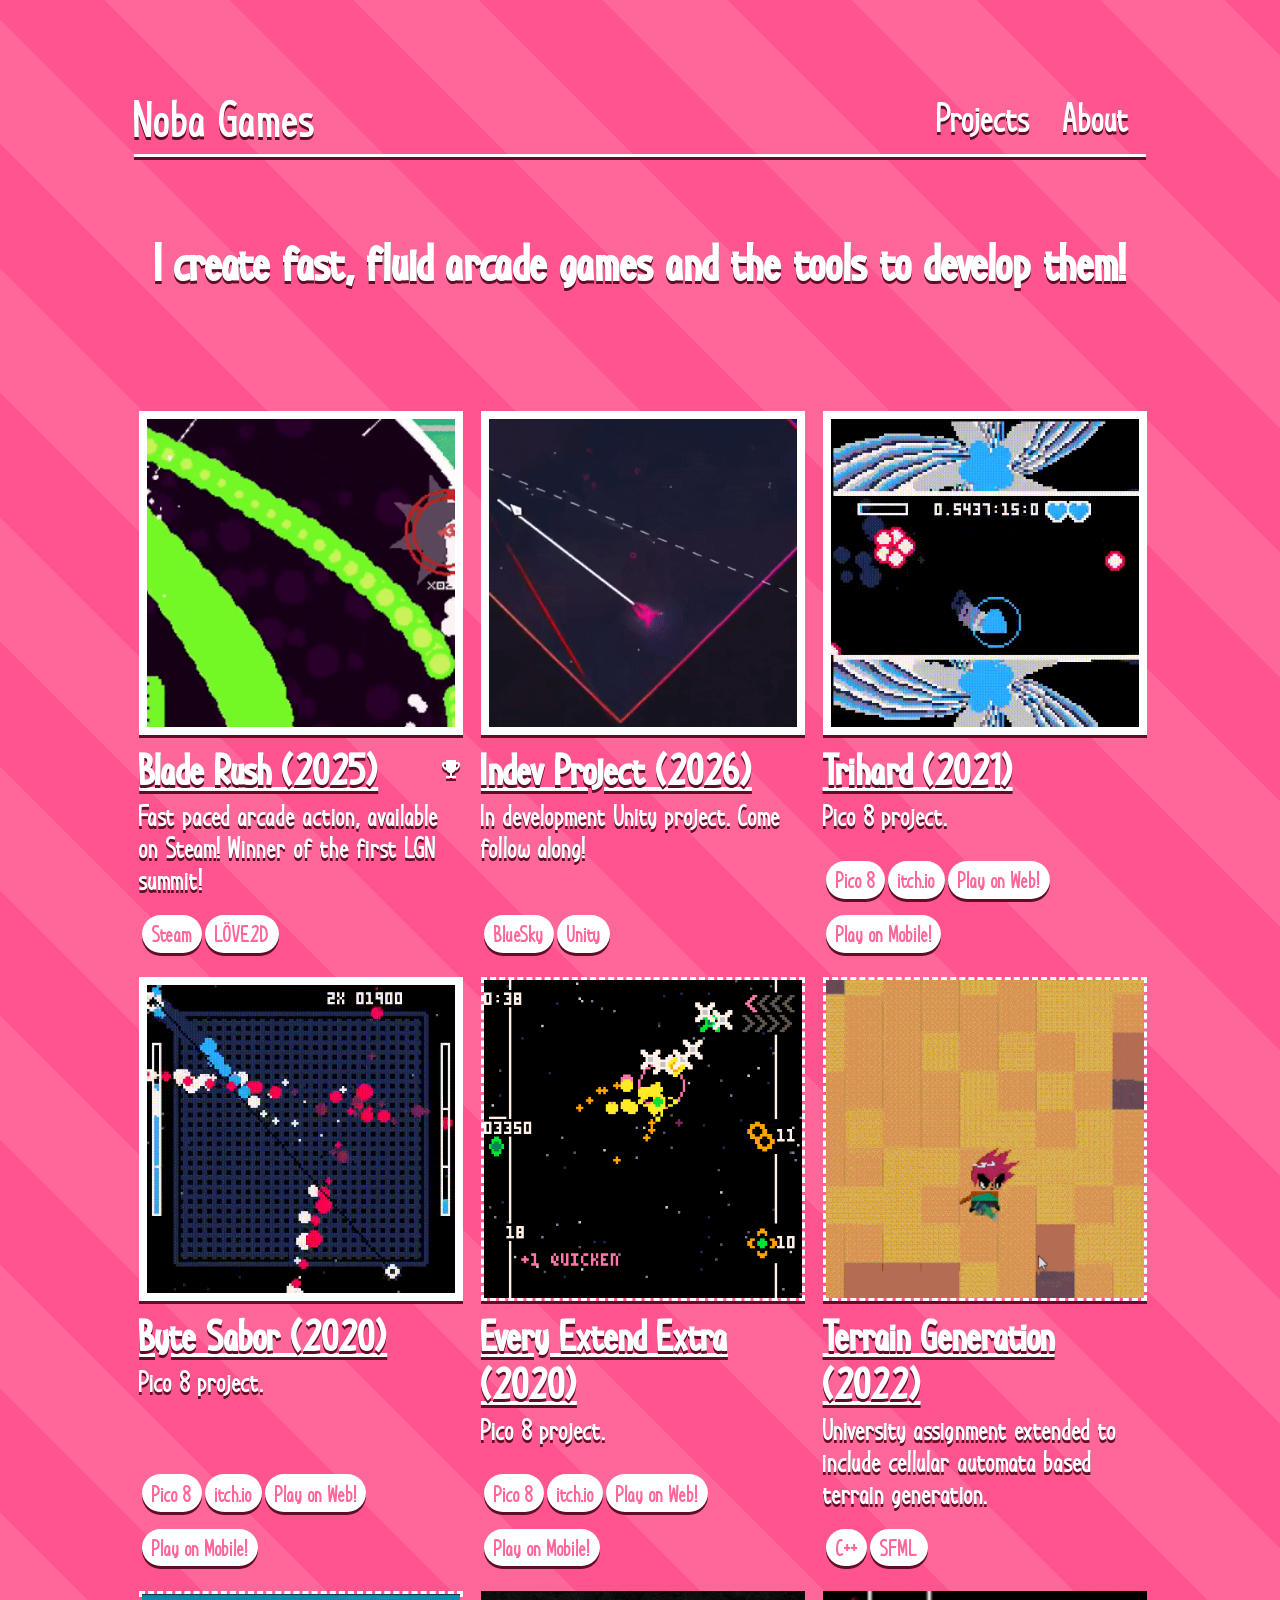
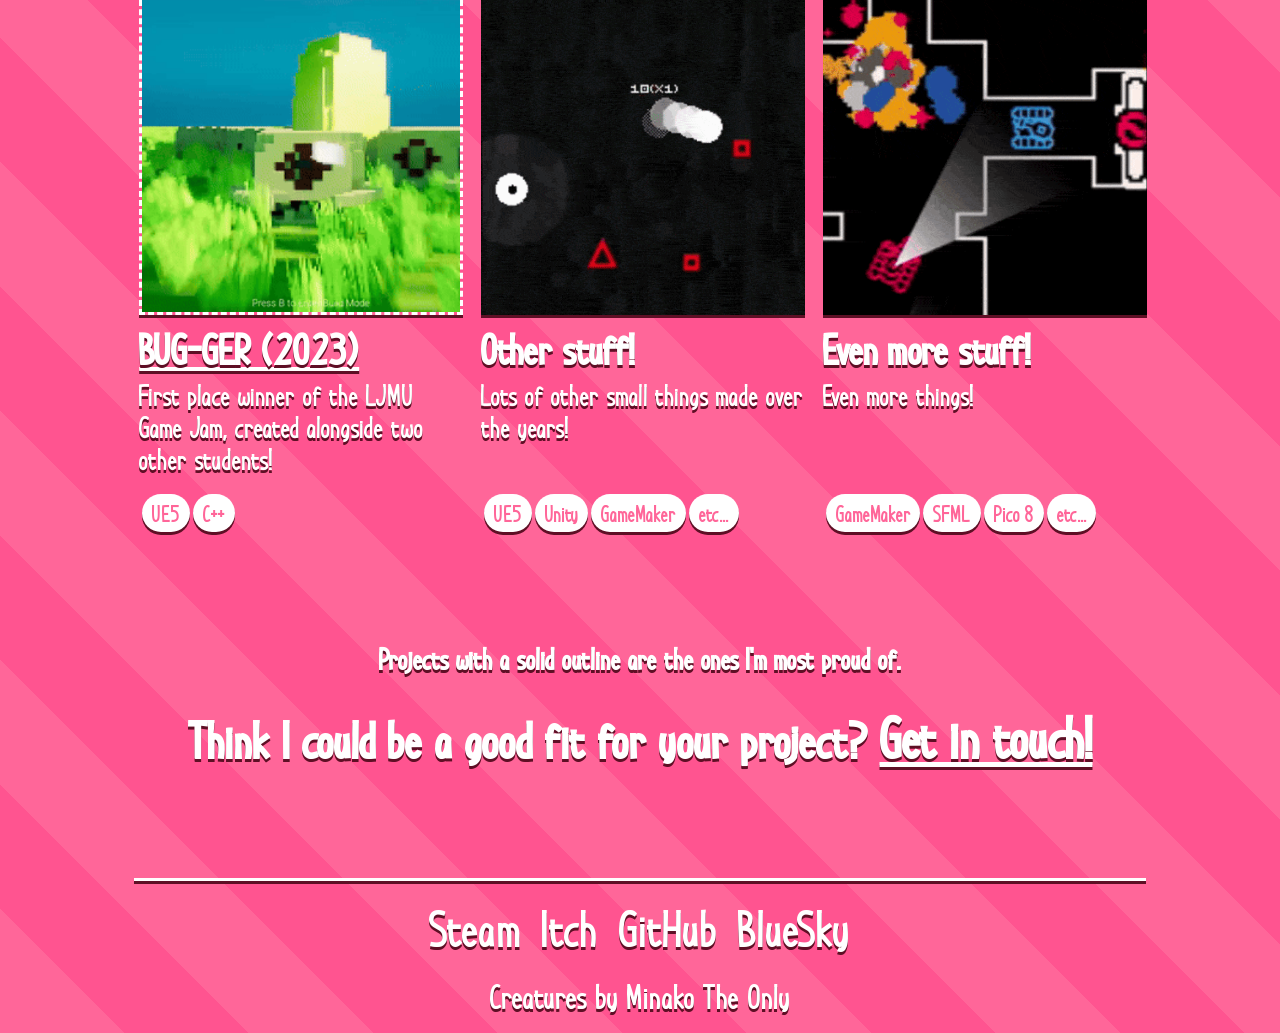
<file: index.html>
<!DOCTYPE html>
<meta name="viewport" content="width=device-width, initial-scale=1.0">

<html>
<title>Noba Games</title>
<head>
	<link rel="stylesheet" href="styles.css">
	<script type = "text/javascript" src = "scripts/helpers.js"></script>
	<script type = "text/javascript" src = "scripts/projects.js"></script>
	<script type = "text/javascript" src = "scripts/nav.js"></script>
	<script type = "text/javascript" src = "scripts/footer.js"></script>
</head>
<body>
	<div class = "root">	
		<div class = "main" id = "main">		
			<script language = "javascript"> GenerateNav(); </script>

			<br>
			<br>
			
			<h1>I create fast, fluid arcade games and the tools to develop them!</h1>

			<br>
			<br>

			<div class = "project-contents" id = "project-contents">
			<script language = "javascript"> FetchProjects(); </script>
			</div>

			<br>
			<br>
			<br>
			<br>
			
			<h3>Projects with a solid outline are the ones I'm most proud of.</h3>
			
			<h1>Think I could be a good fit for your project? <a href = "about.html">Get in touch!</a></h1>

			<script language = "javascript">FetchFooter();</script>
		</div>
	</div>
</body>
</html>
</file>
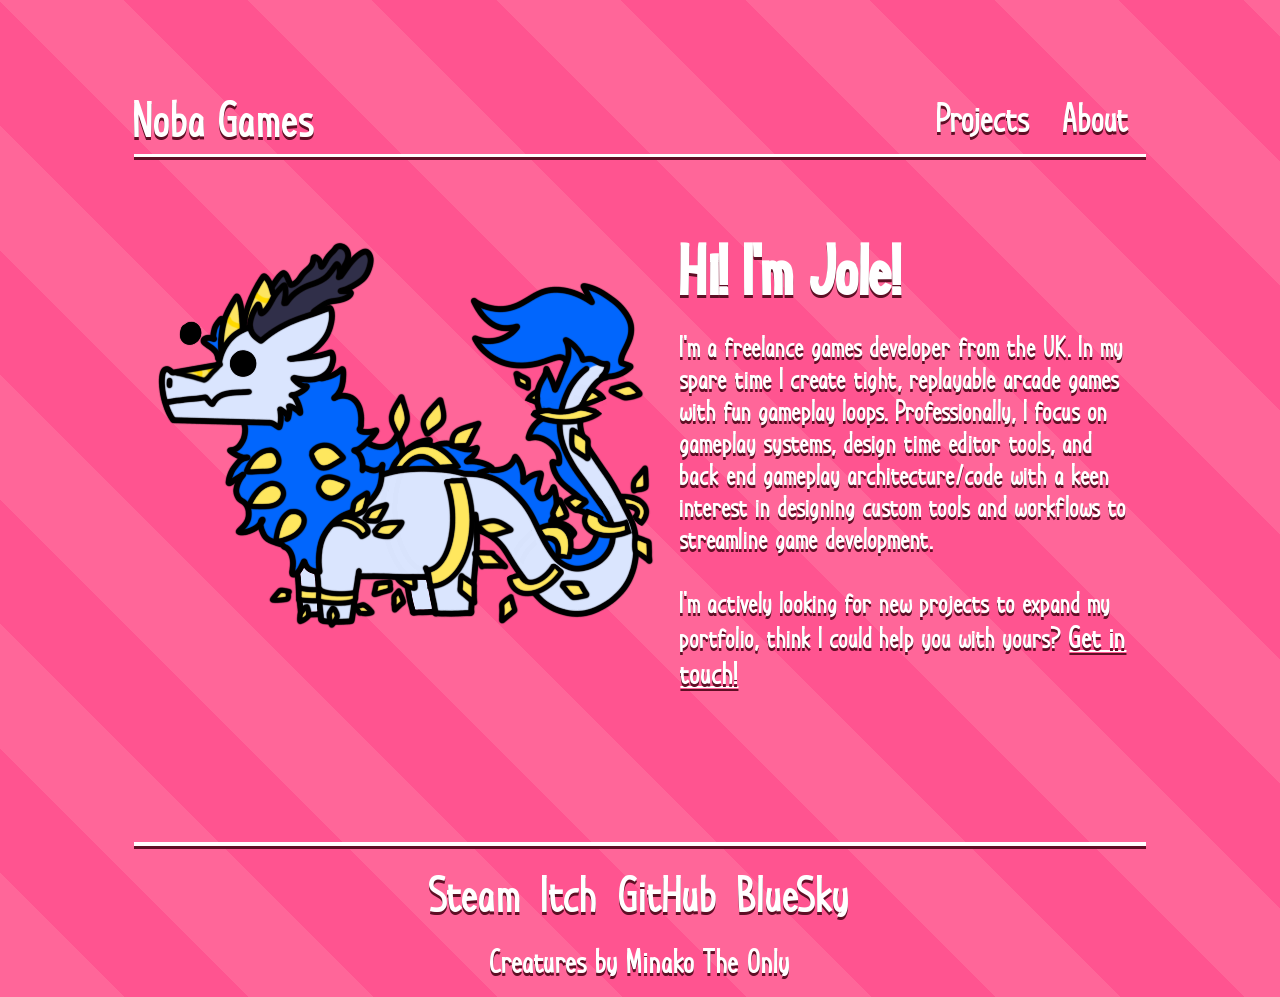
<file: about.html>
<!DOCTYPE html>
<meta name="viewport" content="width=device-width, initial-scale=1.0">

<html>
<title>Noba Games</title>
<head>
	<link rel="stylesheet" href="styles.css">
	<script type = "text/javascript" src = "scripts/helpers.js"></script>
	<script type = "text/javascript" src = "scripts/fun.js"></script>
	<script type = "text/javascript" src = "scripts/nav.js"></script>
	<script type = "text/javascript" src = "scripts/footer.js"></script>
</head>
<body>
	<div class = "root">	
		<div class = "main" id = "main">			
			<script language = "javascript"> GenerateNav(); </script>

			<br>
			<br>
			
			<div class = "about-box">
				<div class = "about-image-holder" id="about-image">
					<script language="javascript"> GenerateMonster(); </script>
				</div>
				<div class = "about-text-holder">
					<h2>Hi! I'm Jole!</h2>
					<p>I'm a freelance games developer from the UK. In my spare time I create tight, replayable arcade games with fun gameplay loops.
						Professionally, I focus on gameplay systems, design time editor tools, and back end gameplay architecture/code with a keen interest in designing custom tools and workflows to streamline game development.
						<br><br>I'm actively looking for new projects to expand my portfolio, think I could help you with yours? <a href = "mailto:jolechallinor3@gmail.com">Get in touch!</a> 
					</p>
				</div>
			</div>

			<script language = "javascript">FetchFooter();</script>
		</div>
	</div>
</body>
</html>
</file>
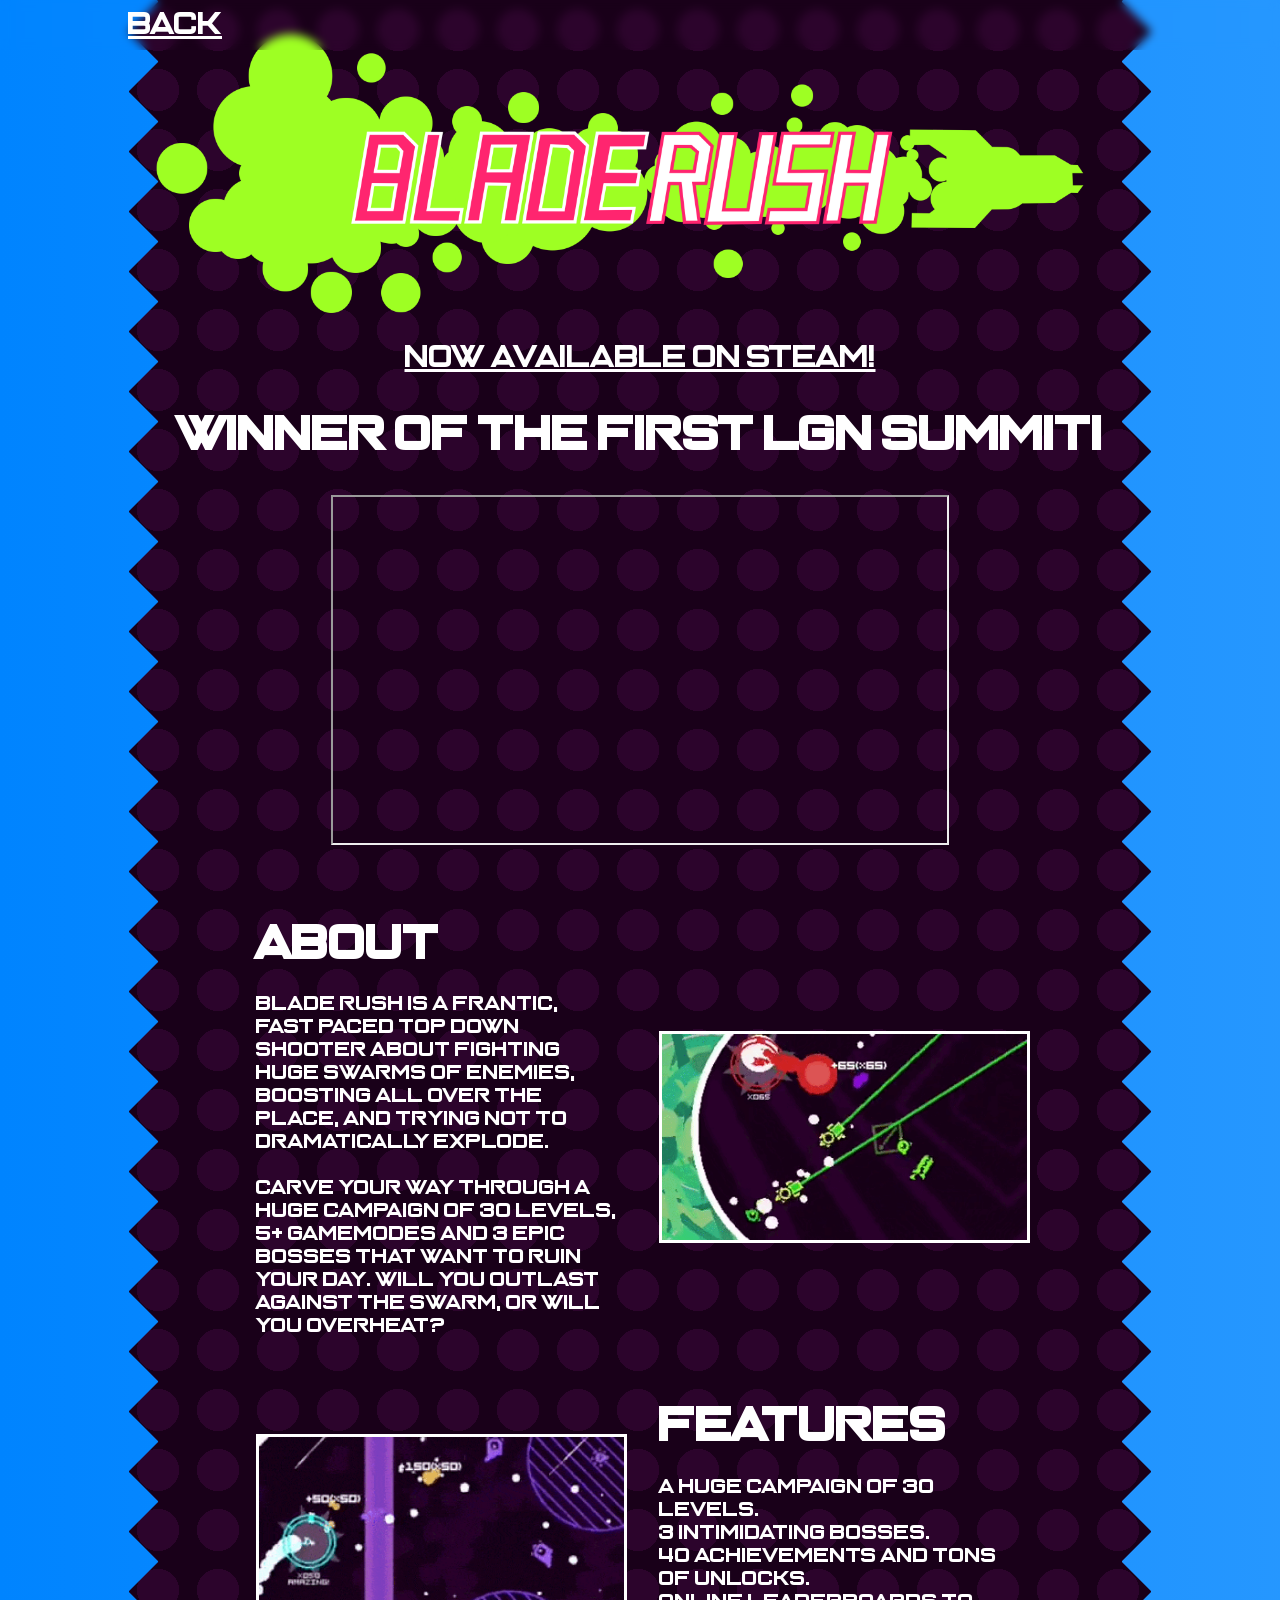
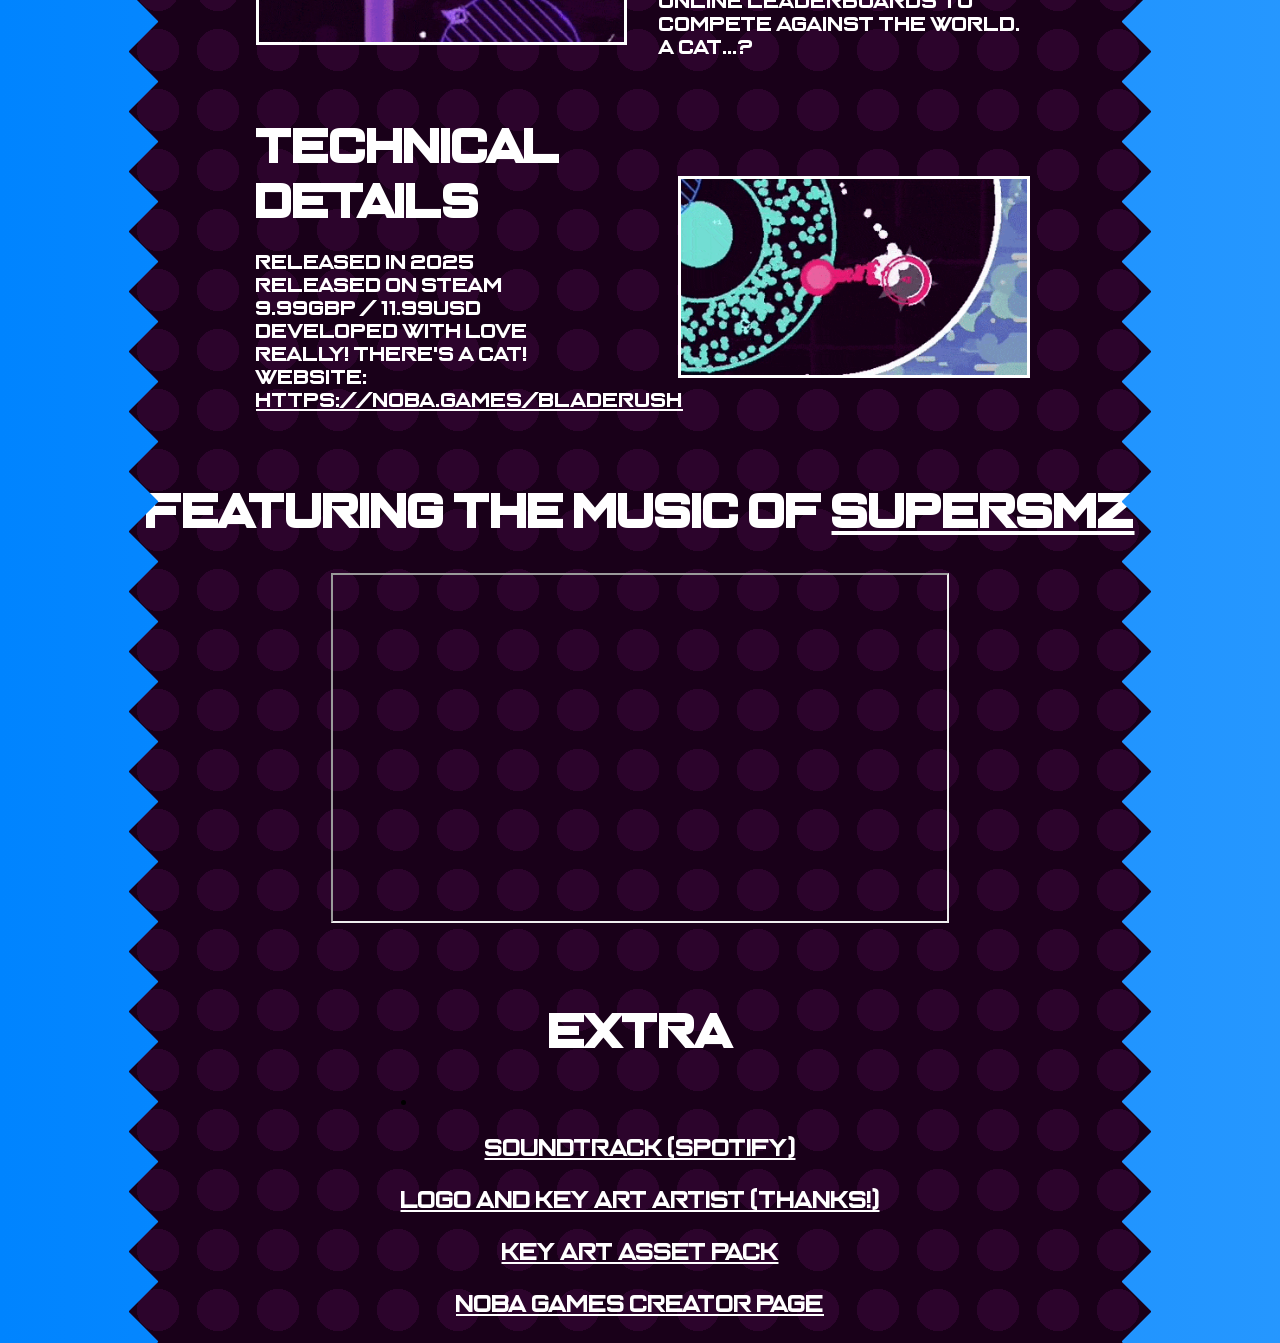
<file: bladerush.html>
<!DOCTYPE html>
<meta name="viewport" content="width=device-width, initial-scale=1.0">

<html>
<title>Noba Games</title>
<head>
	<link rel="stylesheet" href="bladerushstyles.css">
</head>
<body>
	<nav class = "desktop-nav">
		<a class = "panic" href = "index.html">Back</a>
	</nav>

	<div class = "root">	
		<div class = "main" id = "main">

			<nav class = "mobile-nav">
				<a class = "panic" href = "index.html">Back</a>
			</nav>

			<img src = "resources/bladerush/logo.png" class = "logo"></img>

			<a href = "https://store.steampowered.com/app/3238790/Blade_Rush/" class = "bottom-link">Now available on Steam!</a>

			<h1 class = "achievement">Winner of the first LGN Summit!</h1>
			
			<iframe src = "https://www.youtube.com/embed/SCVLOPPz4pA"></iframe>

			<div class = "cool-stuff-holder">
				<div class = "cool-text-holder">
					<h1>About</h1>
					<p>Blade Rush is a frantic, fast paced top down shooter about fighting huge swarms of enemies, boosting all over the place, and trying not to dramatically explode.
						<br>
						<br>
						Carve your way through a huge campaign of 30 levels, 5+ gamemodes and 3 epic bosses that want to ruin your day. Will you outlast against the swarm, or will you overheat?
					</p>
				</div>
				<div class = "cool-image-wrapper cool-image-right">
					<img src = "resources/bladerush/clip1.gif"></img>
				</div>
			</div>

			<div class = "cool-stuff-holder">
				<div class = "cool-image-wrapper cool-image-left">
					<img src = "resources/bladerush/clip2.gif"></img>
				</div>
				<div class = "cool-text-holder">
					<h1>Features</h1>
					<p>
						A huge campaign of 30 levels.<br>
						3 intimidating bosses.<br>
						40 achievements and tons of unlocks.<br>
						Online leaderboards to compete against the world.<br>
						A cat...?<br>
					</p>
				</div>
			</div>

			<div class = "cool-stuff-holder">
				<div class = "cool-text-holder">
					<h1>Technical Details</h1>
					<p>
						Released in 2025<br>
						Released on Steam<br>
						9.99GBP / 11.99USD<br>
						Developed with LOVE<br>
						Really! There's a cat!<br>
						Website: <a href = "https://noba.games/bladerush">https://noba.games/bladerush</a>
						<br>
					</p>
				</div>
				<div class = "cool-image-wrapper cool-image-right">
					<img src = "resources/bladerush/clip3.gif"></img>
				</div>
			</div>

			<h1 class = "achievement">Featuring the music of <a href = "https://supersmz.carrd.co/">SUPERSMZ</a></h1>
			
			<iframe src = "https://www.youtube.com/embed/jwt_Hjjti4w"></iframe>

			<h1 class = "achievement">Extra</h1>
			<li>
				<ul><a href = "https://open.spotify.com/album/33XBDrJd8iassyzc6Mwc6y">Soundtrack (Spotify)</a></ul>
				<ul><a href = "https://yolwoocle.com/">Logo and key art artist (Thanks!)</a></ul>
				<ul><a href = "https://drive.google.com/drive/folders/1tP2H5SUSqHifMvDCFKuhmlO6ysF5Hk02?usp=sharing">Key Art Asset Pack</a></ul>
				<ul><a href = "https://store.steampowered.com/curator/46066641">Noba Games Creator Page</a></ul>
			</li>
		</div>
	</div>
</body>
</html>
</file>
<file: styles.css>
@font-face
{
	src: url("resources/Font.otf");
	font-family: "main-font";
}

html, body
{
	min-height: 100%;
}

body
{
	background-image: repeating-linear-gradient(45deg, transparent, transparent 88px, #FF5490 88px, #FF5490 176px);
	background-color: #FF6699;
}

.root
{
	align-items: center;
	display: flex;
	justify-content: space-around;
}

.main
{
	width: 100%;
}

.main h1
{
	font-size: 3em;
	font-family: "main-font";
	color: white;
	text-shadow: 0px 3px 0px #5e0f25;
	text-align: center;
}

.main h2
{
	font-size: 1.5em;
	font-family: "main-font";
	color: white;
	text-shadow: 0px 3px 0px #5e0f25;
	text-align: center;
}

@media (min-width: 1000px)
{
	.main
	{
		width: 80%;
	}
}

@media (min-width: 2200px)
{
	.main
	{
		max-width: 50%;
	}
}

.header
{
	margin-top: 8%;
	display: flex;
	flex-direction: column;
}

.header h2
{
	font-size: 3em;
	font-family: "main-font";
	color: white;
	text-shadow: 0px 3px 0px #5e0f25;
}

.header a
{
	font-family: "main-font";
	font-size: 3em;
	color: white;
	text-shadow: 0px 3px 0px #5e0f25;
	text-align: left;
	text-decoration: none;
}

.nav-holder
{
	display: flex;
	flex-direction: column;
	width: 100%;
	justify-content: space-between;
	align-items: center;
}

@media (min-width: 768px)
{
	.nav-holder
	{
		flex-direction: row;
	}
}

hr
{
	height: 0.2rem;
	background-color: white;
	width: 100%;
	border: none;
	box-shadow: 0px 3px 0px #5e0f25;
}

.nav-links
{
	display: flex;
	flex-direction: row;
	justify-content: space-around;
	align-items: center;
}

.nav-links a
{
	padding-left: 1rem;
	padding-right: 1rem;
	font-family: "main-font";
	font-size: 2.3em;
	color: white;
	text-shadow: 0px 3px 0px #5e0f25;
	text-decoration: none;
}

.project-contents
{
	margin-top: 3em;
	display: flex;
	flex-direction: column;
	width: 100%;
}

@media (min-width: 500px)
{
	.project-contents 
	{
		display: grid;
		gap: 0.5em;
		grid-template-columns: repeat(2, 50%);
	}
}

@media (min-width: 768px)
{
	.project-contents 
	{
		display: grid;
		gap: 0.5em;
		grid-template-columns: repeat(3, 33%);
	}
}

@media (min-width: 1500px)
{
	.project-contents 
	{
		gap: 1em;
	}
}

.project-contents a
{
	text-decoration: none;
	transition: scale .2s;
}

.project-contents a:hover
{
	scale: 1.05;
}

@media (min-width: 768px)
{
	.project-contents a:hover
	{
		scale: 1.1;
	}
}

.project 
{
	display: flex;
	flex-direction: column;
	justify-content: space-between;
	margin: 0.3em;
	height: 100%;
}

.project image
{
	aspect-ratio: 1 / 1;
}

.project h2
{
	margin-top: 3%;
	margin-bottom: -1%;
	font-family: "main-font";
	font-size: 1.7em;
	color: white;
	text-shadow: 0px 3px 0px #5e0f25;
	text-align: left;
}

@media (min-width: 768px)
{
	.project h2
	{
		font-size: 2.5em;
	}
}

.project-header-holder
{
	display: flex;
	flex-direction: row;
	justify-content: space-between;
}

.project-header-holder img
{
	margin: 0%;
	padding: 0%;
	padding-top: 4%;
	box-shadow: none;
  	filter: drop-shadow(0 3px 0 #5e0f25);
}

.project-text
{
	display: flex;
	flex-direction: column;
	justify-content: space-between;
	height: 100%;
	font-family: "main-font";
	margin-top: 0%;
}

.project-text p
{
	font-family: "main-font";
	font-size: 1.7em;
	color: white;
	text-shadow: 0px 3px 0px #5e0f25;
	margin-top: 3%;
	margin-bottom: 3%;
}

.project-tags-container
{
	display: flex;
	flex-direction: row;
	flex-wrap: wrap;
}

.project-tag
{
	font-family: "main-font";
	font-size: 1.3em;
	color: #FF6699;
	background-color: white;
	box-shadow: 0px 3px 0px #5e0f25;
	padding: 0%;
	margin: 0%;
	margin-bottom: 5%;
	margin-left: 1%;
	padding: 2% 3% 2% 3%;
    -webkit-border-radius: 20px;
    -moz-border-radius: 20px;
    border-radius: 20px;
}

.project-link
{
	text-decoration:underline;
}

.about-box
{
	padding: 1%;
	display: flex;
	flex-direction: column;
}

@media (min-width: 768px)
{
	.about-box
	{
		padding: 1%;
		flex-direction: row;
	}
}


.about-image-holder
{
	display: flex;
	flex-direction: column;
	justify-content: space-between;
}

.about-image-holder img
{
	box-shadow: none;
}

.about-text-holder
{
	display: flex;
	flex-direction: column;
	justify-content: center;
}

.about-text-holder h2
{
	margin-top: 3%;
	margin-bottom: -1%;
	font-family: "main-font";
	font-size: 4em;
	color: white;
	text-shadow: 0px 3px 0px #5e0f25;
	text-align: center;
}

@media (min-width: 768px)
{
	.about-text-holder h2
	{
		text-align: left;
		padding-left: 5%;
	}
}

.about-text-holder p
{
	font-family: "main-font";
	font-size: 1.7em;
	color: white;
	text-shadow: 0px 3px 0px #5e0f25;
	text-align: center;
}

@media (min-width: 768px)
{
	.about-text-holder p
	{
		text-align: left;
		padding-left: 5%;
	}
}

.about-text-holder a
{
	font-family: "main-font";
	font-size: 1.1em;
	color: white;
	text-shadow: 0px 3px 0px #5e0f25;
	text-decoration: underline;
}

.about-text-holder a:visited
{
	color: white;
}

a:hover
{
	font-weight: 600;
}

h1 a
{
	font-family: "main-font";
	font-size: 1.1em;
	color: white;
	text-shadow: 0px 3px 0px #5e0f25;
	text-decoration: underline;
}

h1 a:hover
{
	font-weight: 600;
}

.normal-image
{
	border: 0.2em;
	border-style: dashed;
	color: white;
	transition: border-width .2s;
}

.special-image
{
	border: thick;
	border-width: 0.5em;
	border-style: solid;
	color: white;
	transition: border-width .2s;
}

img
{
	box-shadow: 0px 3px 0px #5e0f25;
}

.project:hover .normal-image
{
	color: white;
	border-width: 0.5em;
}

.project:hover .special-image
{
	color: white;
	animation: pulse 0.7s infinite;
}

@keyframes pulse
{
	0% {
		border-width: 0.5em;
	}
	50% {
		border-width: 1em;
	}
	100% {
		border-width: 0.5em;
	}
}

h3
{
	font-family: "main-font";
	font-size: 1.7em;
	color: white;
	text-shadow: 0px 3px 0px #5e0f25;
	text-align: center;
}

.links
{
	display: flex;
	flex-direction: column;
	justify-content: center;
	width: 100%;
}

@media (min-width: 768px)
{
	.links
	{
		flex-direction: row;
	}
}

.links a
{
	margin: 1%;
	font-family: "main-font";
	font-size: 1.5em;
	color: white;
	text-shadow: 0px 3px 0px #5e0f25;
	text-align: center;
	text-decoration: none;
}

@media (min-width: 768px)
{
	.links a
	{
		font-size: 3em;
		text-align: left;
	}
}

footer
{
	display: flex;
	flex-direction: column;
	margin-top: 10%;
	justify-content: center;
	align-items: center;
}

footer a
{
	margin: 1%;
	font-family: "main-font";
	font-size: 2em;
	color: white;
	text-shadow: 0px 3px 0px #5e0f25;
	text-decoration: none;
	text-align: center;
}
</file>
<file: bladerushstyles.css>
@font-face
{
	src: url("resources/bladerush/font.otf");
	font-family: "main-font";
}

html, body
{
	min-height: 100%;
	margin: 0%;
}

body
{
	background: linear-gradient(to right, #0084ff 0%, #92ceff 50%, #0084ff 100%); 
	background-size: 10000px 100%;
	animation: bg 15s linear infinite;
}

@keyframes bg{
	0% {
	background-position-x: 0;
	}

	100% {
	background-position-x: 10000px ;
	}
}

.root
{
	align-items: center;
	display: flex;
	justify-content: space-around;
}

.main
{
	width: 100%;
	align-items: center;
	display: flex;
	flex-direction: column;  

	background-image: radial-gradient(#2c042c 50%, #190019 15%);
	background-size: 60px 60px;
	background-position: 0 0, 30px 30px;
	animation: pulse 20s infinite;
}

@keyframes pulse
{
	0%
	{
		background-position: 0% 0%;
	}

	50%
	{
		background-position: 30% 15%;
	}

	100%
	{
		background-position: 0% 0%;
	}
}


@media (min-width: 768px)
{
	.main
	{
		mask: repeating-conic-gradient(from 45deg at 30px 50%,#0000,#000 1deg 89deg,#0000 90deg 180deg) -30px 50%/100% 60px;
	}
}

.logo
{
	width: 100%;
	aspect-ratio: 3.02 / 1;
}

@media (min-width: 1000px)
{
	.main
	{
		width: 80%;
	}
}

@media (min-width: 2200px)
{
	.main
	{
		max-width: 50%;
	}
}

.main iframe
{
	margin-bottom: 5%;
	width: 100%;
	aspect-ratio: 16 / 9;
}

@media (min-width: 768px)
{
	.main iframe
	{
		width: 60%;
	}
}

h1
{
	font-family: "main-font";
	color: white;
	font-size: 3em;
}

p
{
	font-family: "main-font";
	color: white;
	width: 100%;
	text-align: center;
}

.cool-stuff-holder
{
	margin-top: 0%;
	padding: 10%;
	padding-top: 2%;
	padding-bottom: 2%;
	display: flex;
	flex-direction: column;
}

.cool-text-holder
{
	display: flex;
	flex-direction: column;
	justify-content: center;
	width: 100%;
}

.cool-image-wrapper
{
	display: flex;
	width: 100%;
}

.cool-image-wrapper img
{
	width: 100%;
	height: auto;
	align-self: center;
	border-style: solid;
	border-width: 10%;
	border-color: white;
}

.cool-image-left
{
	padding-right: 0%;
}

.cool-image-right
{
	padding-left: 0%;
}

.cool-stuff-holder h1
{
	margin-top: 5%;
	text-align: center;
}

.cool-stuff-holder p
{
	width: 100%;
	font-size: 1.3em;
}

.cool-stuff-holder p a 
{
	font-size: 1em;
}

@media (min-width: 768px)
{
	.cool-stuff-holder
	{
		display: flex;
		flex-direction: row;
		width: 75%;
	}

	.cool-stuff-holder h1
	{
		text-align: left;
		margin: 0%;
	}

	.cool-stuff-holder p
	{
		text-align: left;
	}

	.cool-text-holder
	{
		width: 50%;
		justify-content: flex-start;
	}

	.cool-image-wrapper
	{
		width: 50%;
	}

	.cool-image-left
	{
		padding-right: 5%;
	}

	.cool-image-right
	{
		padding-left: 5%;
	}

	.cool-text-holder a
	{
		font-size: 1em;
	}
}

a
{
	font-family: "main-font";
	color: white;
	width: 100%;
	text-align: center;
	text-decoration: underline;
	font-size: 2em;
}

a:hover
{
	font-weight: 600;
}

.panic
{
	font-family: "main-font";
	color: white;
	width: 100%;
	text-align: center;
	font-size: 2em;
	margin: 10%;
}

.panic:hover
{
	font-weight: 600;
}

.desktop-nav
{
	display: none;
	width: 100%;
	padding: 0.5%;
	padding-left: 10%;
	position: -webkit-fixed;
	position: fixed;
	top: 0;
	z-index: 10000;
	backdrop-filter: blur(5px);
}

.mobile-nav
{
	display: flex;
	justify-content: center;
	width: 100%;
}

@media (min-width: 768px)
{
	.panic
	{
		text-align: left;
		margin: 0%;
	}

	.desktop-nav
	{
		display: block;
	}

	.mobile-nav
	{
		display: none;
	}
}

li
{
	padding: 0%;
}

ul
{
	padding: 0%;
	font-family: "main-font";
	color: white;
	width: 100%;
	text-align: center;
	font-size: 1.5em;
}

ul a
{
	font-size: 1em;
}

@media (min-width: 768px)
{
	ul
	{
		padding: 0%;
		font-family: "main-font";
		color: white;
		width: 100%;
		text-align: center;
		font-size: 1.5em;
	}
	p
	{
		font-size: 1.3em;
		width: 70%;
	}
}

.achievement
{
	font-family: "main-font";
	font-size: 2em;
	text-align: center;
}

.achievement a
{
	font-size: 1em;
}

@media (min-width: 768px)
{
	.achievement
	{
		font-size: 3em;
	}
}
</file>
